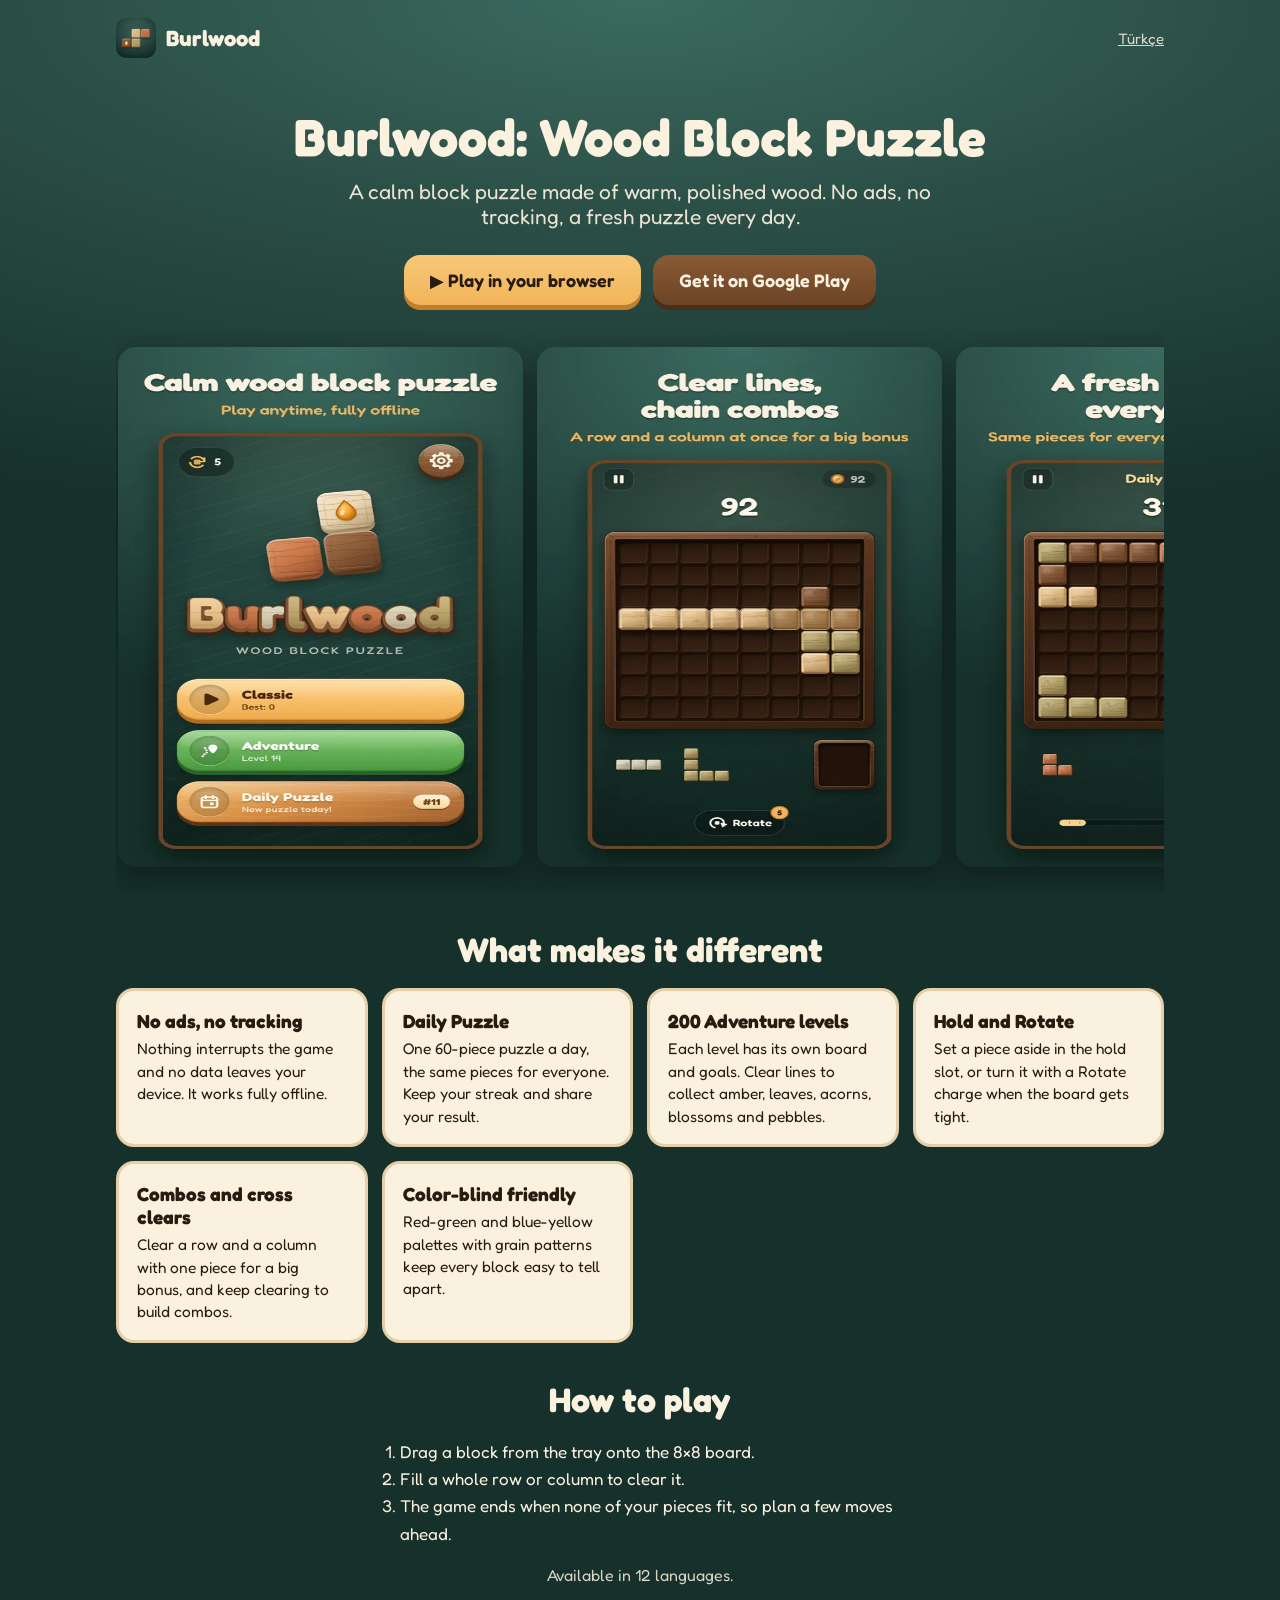
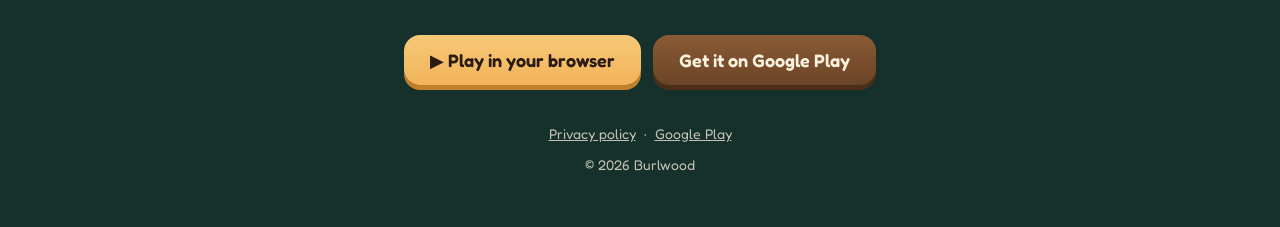
<file: index.html>
<!doctype html>
<html lang="en">
<head>
<meta charset="utf-8">
<meta name="viewport" content="width=device-width, initial-scale=1">
<title>Burlwood: Wood Block Puzzle — no ads, daily puzzle, 200 levels</title>
<meta name="description" content="A calm wood block puzzle with no ads and no tracking. Daily Puzzle, 200 Adventure levels, color-blind palettes. Play in your browser or get it on Google Play.">
<link rel="canonical" href="https://enciyo.github.io/burlwood/">
<link rel="alternate" hreflang="en" href="https://enciyo.github.io/burlwood/">
<link rel="alternate" hreflang="tr" href="https://enciyo.github.io/burlwood/tr/">
<link rel="alternate" hreflang="x-default" href="https://enciyo.github.io/burlwood/">
<meta name="theme-color" content="#2b4f47">
<meta property="og:type" content="website">
<meta property="og:title" content="Burlwood: Wood Block Puzzle">
<meta property="og:description" content="A calm wood block puzzle with no ads and no tracking. Daily Puzzle, 200 Adventure levels, color-blind palettes. Play in your browser or get it on Google Play.">
<meta property="og:url" content="https://enciyo.github.io/burlwood/">
<meta property="og:image" content="https://enciyo.github.io/burlwood/img/feature.png">
<meta name="twitter:card" content="summary_large_image">
<link rel="icon" type="image/png" href="./img/icon-192.png">
<link rel="apple-touch-icon" href="./img/icon-192.png">
<script type="application/ld+json">{"@context":"https://schema.org","@type":"MobileApplication","name":"Burlwood: Wood Block Puzzle","operatingSystem":"Android, Web","applicationCategory":"GameApplication","genre":"Puzzle","inLanguage":"en","description":"A calm wood block puzzle with no ads and no tracking. Daily Puzzle, 200 Adventure levels, color-blind palettes. Play in your browser or get it on Google Play.","url":"https://enciyo.github.io/burlwood/","image":"https://enciyo.github.io/burlwood/img/feature.png","installUrl":"https://play.google.com/store/apps/details?id=com.mustafakilic.burlwood","sameAs":["https://play.google.com/store/apps/details?id=com.mustafakilic.burlwood"],"offers":{"@type":"Offer","price":"0","priceCurrency":"USD"}}</script>
<style>
@font-face { font-family: Fredoka; src: url(./play/fonts/Fredoka.ttf); font-weight: 300 700; font-display: swap; }
:root { --bg1:#2b4f47; --bg2:#16302b; --cream:#fbf1df; --amber:#f2b45a; --amberD:#c27f2a; --wood:#6b4426; --text:#2a1b10; }
* { box-sizing: border-box; }
body { margin:0; font-family: Fredoka, system-ui, sans-serif; color: var(--cream);
  background: radial-gradient(120% 60% at 50% 0%, #3b6a5f 0%, var(--bg1) 40%, var(--bg2) 100%) fixed; background-color: var(--bg2); }
a { color: inherit; }
.wrap { max-width: 1080px; margin: 0 auto; padding: 0 16px; }
header { display:flex; align-items:center; justify-content:space-between; padding:18px 0; }
.brand { display:flex; align-items:center; gap:10px; font-weight:700; font-size:22px; text-decoration:none; }
.brand img { width:40px; height:40px; border-radius:10px; }
.lang { font-size:15px; opacity:.85; }
.hero { text-align:center; padding:32px 0 24px; }
h1 { font-size: clamp(30px, 6vw, 52px); line-height:1.1; margin:0 0 14px; }
.lead { font-size: clamp(17px, 2.4vw, 21px); max-width:640px; margin:0 auto 26px; opacity:.92; font-weight:400; }
.cta { display:flex; gap:12px; justify-content:center; flex-wrap:wrap; }
.btn { display:inline-flex; align-items:center; gap:8px; padding:14px 26px; border-radius:16px; font-weight:600; font-size:18px; text-decoration:none; }
.btn--amber { background: linear-gradient(#f7c878, var(--amber)); color: var(--text); box-shadow: 0 5px 0 var(--amberD); }
.btn--wood { background: linear-gradient(#8a5a35, var(--wood)); color: var(--cream); box-shadow: 0 5px 0 #4a2e19; }
.btn:active { transform: translateY(3px); box-shadow:none; }
.shots { display:flex; gap:14px; overflow-x:auto; scroll-snap-type:x mandatory; padding:18px 2px 26px; }
.shots img { height: min(62vh, 520px); aspect-ratio: 9/16; border-radius:18px; scroll-snap-align:center; flex:none; box-shadow: 0 10px 30px rgba(0,0,0,.35); }
h2 { font-size: clamp(24px, 4vw, 34px); text-align:center; margin:36px 0 18px; }
.feats { display:grid; grid-template-columns: repeat(auto-fit, minmax(240px, 1fr)); gap:14px; }
.feat { background: var(--cream); color: var(--text); border-radius:18px; padding:18px 18px 16px; border:3px solid #e4cfa8; }
.feat h3 { margin:0 0 6px; font-size:19px; }
.feat p { margin:0; font-size:15.5px; line-height:1.45; font-weight:400; }
ol { max-width:560px; margin:0 auto; font-size:17px; line-height:1.6; font-weight:400; }
.langs { text-align:center; margin-top:18px; opacity:.85; font-weight:400; }
.final { text-align:center; padding:34px 0 10px; }
footer { text-align:center; padding:30px 0 40px; font-size:14px; opacity:.75; font-weight:400; }
footer a { margin:0 8px; }
</style>
</head>
<body>
<div class="wrap">
<header>
  <a class="brand" href="./"><img src="./img/icon-192.png" alt="" width="40" height="40">Burlwood</a>
  <a class="lang" href="./tr/" hreflang="tr">Türkçe</a>
</header>
<section class="hero">
  <h1>Burlwood: Wood Block Puzzle</h1>
  <p class="lead">A calm block puzzle made of warm, polished wood. No ads, no tracking, a fresh puzzle every day.</p>
  <div class="cta">
    <a class="btn btn--amber" href="./play/">▶ Play in your browser</a>
    <a class="btn btn--wood" href="https://play.google.com/store/apps/details?id=com.mustafakilic.burlwood" rel="noopener">Get it on Google Play</a>
  </div>
</section>
<section class="shots" aria-label="Screenshots">
  <img src="./img/en/01-home.webp" alt="Burlwood screenshot 1" width="405" height="720" loading="eager">
  <img src="./img/en/02-classic.webp" alt="Burlwood screenshot 2" width="405" height="720" loading="eager">
  <img src="./img/en/03-daily.webp" alt="Burlwood screenshot 3" width="405" height="720" loading="eager">
  <img src="./img/en/04-adventure.webp" alt="Burlwood screenshot 4" width="405" height="720" loading="lazy">
  <img src="./img/en/05-color-vision.webp" alt="Burlwood screenshot 5" width="405" height="720" loading="lazy">
  <img src="./img/en/06-map.webp" alt="Burlwood screenshot 6" width="405" height="720" loading="lazy">
</section>
<h2>What makes it different</h2>
<section class="feats">
  <div class="feat"><h3>No ads, no tracking</h3><p>Nothing interrupts the game and no data leaves your device. It works fully offline.</p></div>
  <div class="feat"><h3>Daily Puzzle</h3><p>One 60-piece puzzle a day, the same pieces for everyone. Keep your streak and share your result.</p></div>
  <div class="feat"><h3>200 Adventure levels</h3><p>Each level has its own board and goals. Clear lines to collect amber, leaves, acorns, blossoms and pebbles.</p></div>
  <div class="feat"><h3>Hold and Rotate</h3><p>Set a piece aside in the hold slot, or turn it with a Rotate charge when the board gets tight.</p></div>
  <div class="feat"><h3>Combos and cross clears</h3><p>Clear a row and a column with one piece for a big bonus, and keep clearing to build combos.</p></div>
  <div class="feat"><h3>Color-blind friendly</h3><p>Red-green and blue-yellow palettes with grain patterns keep every block easy to tell apart.</p></div>
</section>
<h2>How to play</h2>
<ol>
  <li>Drag a block from the tray onto the 8×8 board.</li>
  <li>Fill a whole row or column to clear it.</li>
  <li>The game ends when none of your pieces fit, so plan a few moves ahead.</li>
</ol>
<p class="langs">Available in 12 languages.</p>
<section class="final cta">
  <a class="btn btn--amber" href="./play/">▶ Play in your browser</a>
  <a class="btn btn--wood" href="https://play.google.com/store/apps/details?id=com.mustafakilic.burlwood" rel="noopener">Get it on Google Play</a>
</section>
<footer>
  <a href="https://enciyo.github.io/burlwood-privacy/">Privacy policy</a>·<a href="https://play.google.com/store/apps/details?id=com.mustafakilic.burlwood" rel="noopener">Google Play</a>
  <p>© 2026 Burlwood</p>
</footer>
</div>
</body>
</html>
</file>
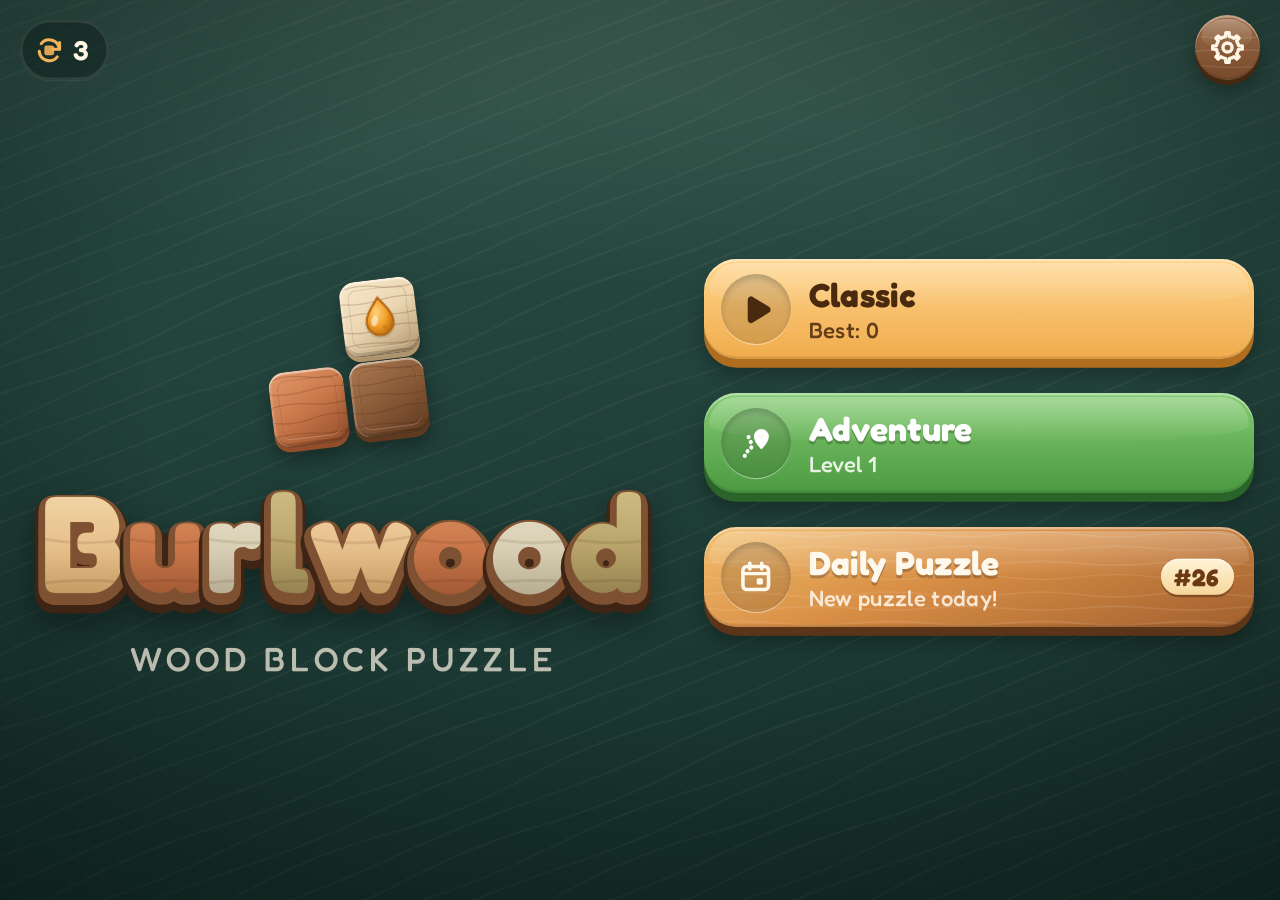
<file: play/index.html>
<!doctype html>
<html lang="en">
  <head>
    <meta charset="UTF-8" />
    <meta name="viewport" content="width=device-width, initial-scale=1, maximum-scale=1, user-scalable=no, viewport-fit=cover" />
    <meta name="theme-color" content="#2b4f47" />
    <meta name="color-scheme" content="light" />
    <meta name="format-detection" content="telephone=no" />
    <meta name="description" content="Burlwood — a calm wood block puzzle. Fill rows and columns, collect natural inlays across 200 levels." />
    <meta name="mobile-web-app-capable" content="yes" />
    <title>Burlwood</title>
    <link rel="icon" type="image/svg+xml" href="./favicon.svg" />
    <link rel="preload" href="./fonts/Fredoka.ttf" as="font" type="font/ttf" crossorigin />
    <style>
      /* Pre-boot paint: no white flash before the stylesheet/app are ready. */
      html, body { margin: 0; height: 100%; background: #16302b; }
      body { background: linear-gradient(180deg, #2b4f47, #16302b); }
    </style>
    <script type="module" crossorigin src="./assets/index-Da2eR3Hc.js"></script>
    <link rel="stylesheet" crossorigin href="./assets/index-CoKHhLVr.css">
  </head>
  <body>
    <div id="app">
      <canvas id="game" aria-label="Burlwood"></canvas>
      <div id="ui"></div>
    </div>
    <noscript><p style="color:#fff6e6;font-family:sans-serif;text-align:center;padding:2rem">Burlwood needs JavaScript.</p></noscript>
  </body>
</html>
</file>
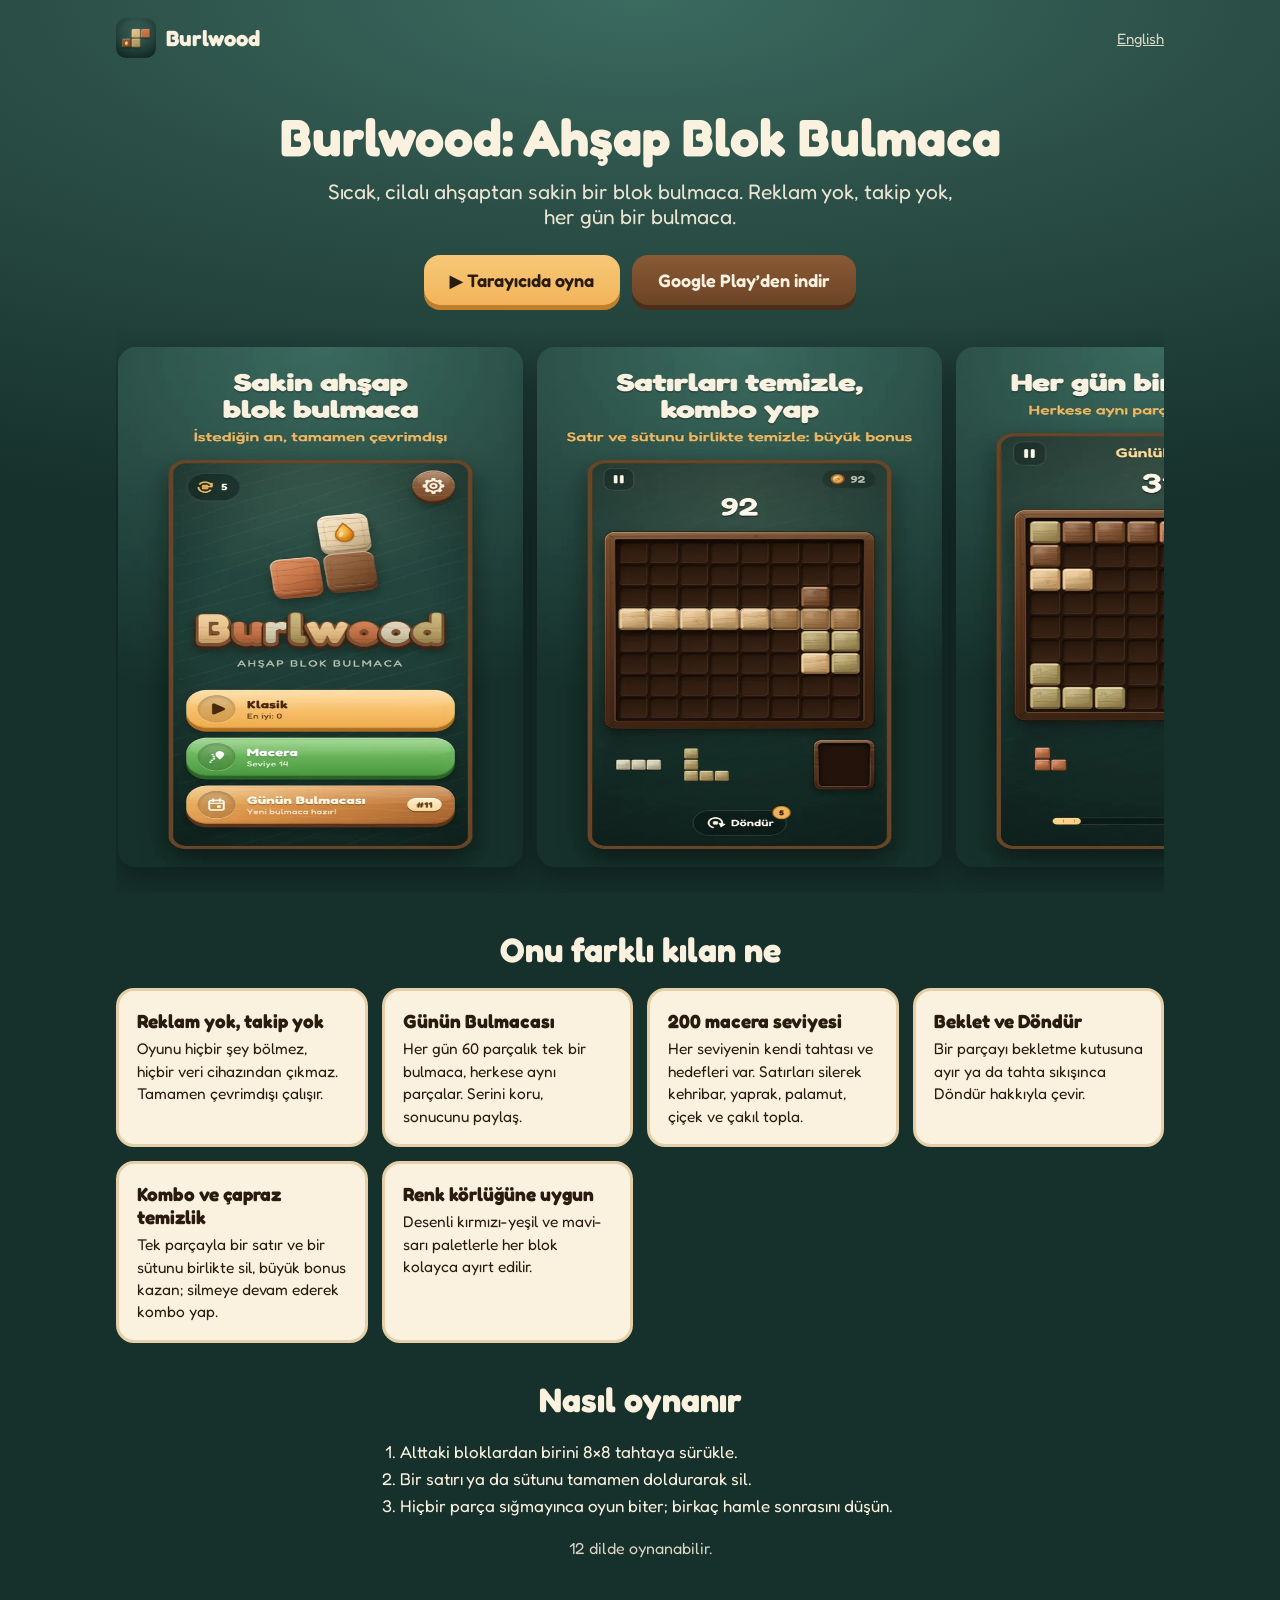
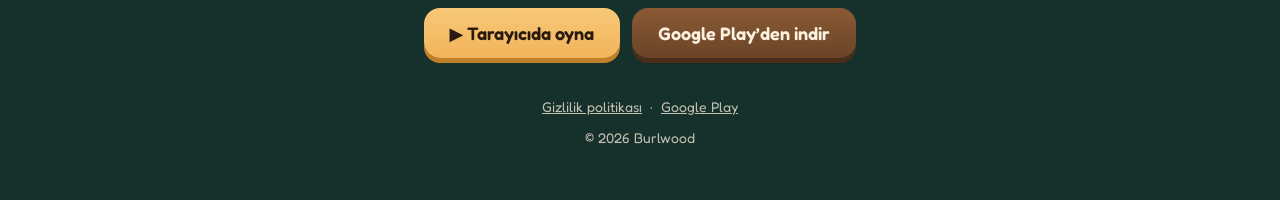
<file: tr/index.html>
<!doctype html>
<html lang="tr">
<head>
<meta charset="utf-8">
<meta name="viewport" content="width=device-width, initial-scale=1">
<title>Burlwood: Ahşap Blok Bulmaca — reklamsız, günlük bulmaca, 200 seviye</title>
<meta name="description" content="Reklamsız ve veri toplamayan sakin bir ahşap blok bulmaca. Günün Bulmacası, 200 macera seviyesi, renk körlüğü paletleri. Tarayıcıda oyna ya da Google Play’den indir.">
<link rel="canonical" href="https://enciyo.github.io/burlwood/tr/">
<link rel="alternate" hreflang="tr" href="https://enciyo.github.io/burlwood/tr/">
<link rel="alternate" hreflang="en" href="https://enciyo.github.io/burlwood/">
<link rel="alternate" hreflang="x-default" href="https://enciyo.github.io/burlwood/">
<meta name="theme-color" content="#2b4f47">
<meta property="og:type" content="website">
<meta property="og:title" content="Burlwood: Ahşap Blok Bulmaca">
<meta property="og:description" content="Reklamsız ve veri toplamayan sakin bir ahşap blok bulmaca. Günün Bulmacası, 200 macera seviyesi, renk körlüğü paletleri. Tarayıcıda oyna ya da Google Play’den indir.">
<meta property="og:url" content="https://enciyo.github.io/burlwood/tr/">
<meta property="og:image" content="https://enciyo.github.io/burlwood/img/feature.png">
<meta name="twitter:card" content="summary_large_image">
<link rel="icon" type="image/png" href="../img/icon-192.png">
<link rel="apple-touch-icon" href="../img/icon-192.png">
<script type="application/ld+json">{"@context":"https://schema.org","@type":"MobileApplication","name":"Burlwood: Ahşap Blok Bulmaca","operatingSystem":"Android, Web","applicationCategory":"GameApplication","genre":"Puzzle","inLanguage":"tr","description":"Reklamsız ve veri toplamayan sakin bir ahşap blok bulmaca. Günün Bulmacası, 200 macera seviyesi, renk körlüğü paletleri. Tarayıcıda oyna ya da Google Play’den indir.","url":"https://enciyo.github.io/burlwood/tr/","image":"https://enciyo.github.io/burlwood/img/feature.png","installUrl":"https://play.google.com/store/apps/details?id=com.mustafakilic.burlwood","sameAs":["https://play.google.com/store/apps/details?id=com.mustafakilic.burlwood"],"offers":{"@type":"Offer","price":"0","priceCurrency":"USD"}}</script>
<style>
@font-face { font-family: Fredoka; src: url(../play/fonts/Fredoka.ttf); font-weight: 300 700; font-display: swap; }
:root { --bg1:#2b4f47; --bg2:#16302b; --cream:#fbf1df; --amber:#f2b45a; --amberD:#c27f2a; --wood:#6b4426; --text:#2a1b10; }
* { box-sizing: border-box; }
body { margin:0; font-family: Fredoka, system-ui, sans-serif; color: var(--cream);
  background: radial-gradient(120% 60% at 50% 0%, #3b6a5f 0%, var(--bg1) 40%, var(--bg2) 100%) fixed; background-color: var(--bg2); }
a { color: inherit; }
.wrap { max-width: 1080px; margin: 0 auto; padding: 0 16px; }
header { display:flex; align-items:center; justify-content:space-between; padding:18px 0; }
.brand { display:flex; align-items:center; gap:10px; font-weight:700; font-size:22px; text-decoration:none; }
.brand img { width:40px; height:40px; border-radius:10px; }
.lang { font-size:15px; opacity:.85; }
.hero { text-align:center; padding:32px 0 24px; }
h1 { font-size: clamp(30px, 6vw, 52px); line-height:1.1; margin:0 0 14px; }
.lead { font-size: clamp(17px, 2.4vw, 21px); max-width:640px; margin:0 auto 26px; opacity:.92; font-weight:400; }
.cta { display:flex; gap:12px; justify-content:center; flex-wrap:wrap; }
.btn { display:inline-flex; align-items:center; gap:8px; padding:14px 26px; border-radius:16px; font-weight:600; font-size:18px; text-decoration:none; }
.btn--amber { background: linear-gradient(#f7c878, var(--amber)); color: var(--text); box-shadow: 0 5px 0 var(--amberD); }
.btn--wood { background: linear-gradient(#8a5a35, var(--wood)); color: var(--cream); box-shadow: 0 5px 0 #4a2e19; }
.btn:active { transform: translateY(3px); box-shadow:none; }
.shots { display:flex; gap:14px; overflow-x:auto; scroll-snap-type:x mandatory; padding:18px 2px 26px; }
.shots img { height: min(62vh, 520px); aspect-ratio: 9/16; border-radius:18px; scroll-snap-align:center; flex:none; box-shadow: 0 10px 30px rgba(0,0,0,.35); }
h2 { font-size: clamp(24px, 4vw, 34px); text-align:center; margin:36px 0 18px; }
.feats { display:grid; grid-template-columns: repeat(auto-fit, minmax(240px, 1fr)); gap:14px; }
.feat { background: var(--cream); color: var(--text); border-radius:18px; padding:18px 18px 16px; border:3px solid #e4cfa8; }
.feat h3 { margin:0 0 6px; font-size:19px; }
.feat p { margin:0; font-size:15.5px; line-height:1.45; font-weight:400; }
ol { max-width:560px; margin:0 auto; font-size:17px; line-height:1.6; font-weight:400; }
.langs { text-align:center; margin-top:18px; opacity:.85; font-weight:400; }
.final { text-align:center; padding:34px 0 10px; }
footer { text-align:center; padding:30px 0 40px; font-size:14px; opacity:.75; font-weight:400; }
footer a { margin:0 8px; }
</style>
</head>
<body>
<div class="wrap">
<header>
  <a class="brand" href="../tr/"><img src="../img/icon-192.png" alt="" width="40" height="40">Burlwood</a>
  <a class="lang" href="../" hreflang="en">English</a>
</header>
<section class="hero">
  <h1>Burlwood: Ahşap Blok Bulmaca</h1>
  <p class="lead">Sıcak, cilalı ahşaptan sakin bir blok bulmaca. Reklam yok, takip yok, her gün bir bulmaca.</p>
  <div class="cta">
    <a class="btn btn--amber" href="../play/">▶ Tarayıcıda oyna</a>
    <a class="btn btn--wood" href="https://play.google.com/store/apps/details?id=com.mustafakilic.burlwood" rel="noopener">Google Play’den indir</a>
  </div>
</section>
<section class="shots" aria-label="Screenshots">
  <img src="../img/tr/01-home.webp" alt="Burlwood ekran görüntüsü 1" width="405" height="720" loading="eager">
  <img src="../img/tr/02-classic.webp" alt="Burlwood ekran görüntüsü 2" width="405" height="720" loading="eager">
  <img src="../img/tr/03-daily.webp" alt="Burlwood ekran görüntüsü 3" width="405" height="720" loading="eager">
  <img src="../img/tr/04-adventure.webp" alt="Burlwood ekran görüntüsü 4" width="405" height="720" loading="lazy">
  <img src="../img/tr/05-color-vision.webp" alt="Burlwood ekran görüntüsü 5" width="405" height="720" loading="lazy">
  <img src="../img/tr/06-map.webp" alt="Burlwood ekran görüntüsü 6" width="405" height="720" loading="lazy">
</section>
<h2>Onu farklı kılan ne</h2>
<section class="feats">
  <div class="feat"><h3>Reklam yok, takip yok</h3><p>Oyunu hiçbir şey bölmez, hiçbir veri cihazından çıkmaz. Tamamen çevrimdışı çalışır.</p></div>
  <div class="feat"><h3>Günün Bulmacası</h3><p>Her gün 60 parçalık tek bir bulmaca, herkese aynı parçalar. Serini koru, sonucunu paylaş.</p></div>
  <div class="feat"><h3>200 macera seviyesi</h3><p>Her seviyenin kendi tahtası ve hedefleri var. Satırları silerek kehribar, yaprak, palamut, çiçek ve çakıl topla.</p></div>
  <div class="feat"><h3>Beklet ve Döndür</h3><p>Bir parçayı bekletme kutusuna ayır ya da tahta sıkışınca Döndür hakkıyla çevir.</p></div>
  <div class="feat"><h3>Kombo ve çapraz temizlik</h3><p>Tek parçayla bir satır ve bir sütunu birlikte sil, büyük bonus kazan; silmeye devam ederek kombo yap.</p></div>
  <div class="feat"><h3>Renk körlüğüne uygun</h3><p>Desenli kırmızı-yeşil ve mavi-sarı paletlerle her blok kolayca ayırt edilir.</p></div>
</section>
<h2>Nasıl oynanır</h2>
<ol>
  <li>Alttaki bloklardan birini 8×8 tahtaya sürükle.</li>
  <li>Bir satırı ya da sütunu tamamen doldurarak sil.</li>
  <li>Hiçbir parça sığmayınca oyun biter; birkaç hamle sonrasını düşün.</li>
</ol>
<p class="langs">12 dilde oynanabilir.</p>
<section class="final cta">
  <a class="btn btn--amber" href="../play/">▶ Tarayıcıda oyna</a>
  <a class="btn btn--wood" href="https://play.google.com/store/apps/details?id=com.mustafakilic.burlwood" rel="noopener">Google Play’den indir</a>
</section>
<footer>
  <a href="https://enciyo.github.io/burlwood-privacy/">Gizlilik politikası</a>·<a href="https://play.google.com/store/apps/details?id=com.mustafakilic.burlwood" rel="noopener">Google Play</a>
  <p>© 2026 Burlwood</p>
</footer>
</div>
</body>
</html>
</file>
<file: play/assets/index-CoKHhLVr.css>
:root{--font: "Fredoka", "Nunito", system-ui, -apple-system, "Segoe UI", Roboto, sans-serif;--bg-top: #2b4f47;--bg-bottom: #16302b;--bg-vignette: rgba(5, 15, 13, .55);--bg-pattern: rgba(255, 255, 255, .035);--frame-dark: #3d2414;--frame-base: #5b3720;--frame-light: #7d5132;--well: #24140b;--text: #fff6e6;--text-dim: rgba(255, 246, 230, .7);--text-dark: #3b2414;--accent: #f2b45a;--accent-dark: #c27f2a;--green: #6cc070;--red: #e0645a;--panel: #f4e6cc;--panel-edge: #c9a77a;--shadow: rgba(0, 0, 0, .35);--wood-0: #e6c08a;--wood-0-light: #f6dcb0;--wood-0-dark: #b88c55;--wood-1: #c9774a;--wood-1-light: #e39a6c;--wood-1-dark: #924d2a;--wood-2: #8a5a38;--wood-2-light: #ab7a52;--wood-2-dark: #5f3a20;--wood-3: #d8cfb4;--wood-3-light: #efe8d2;--wood-3-dark: #a89f84;--wood-4: #b8a46a;--wood-4-light: #d6c48a;--wood-4-dark: #857345;--inlay: #ebd6b2;--inlay-light: #f9e8cc;--inlay-dark: #b0966d;--sat: env(safe-area-inset-top, 0px);--sar: env(safe-area-inset-right, 0px);--sab: env(safe-area-inset-bottom, 0px);--sal: env(safe-area-inset-left, 0px);--ease-spring: cubic-bezier(.2, 1.4, .35, 1);--ease-out: cubic-bezier(.2, .8, .2, 1);--grain: url("data:image/svg+xml,%3Csvg xmlns='http://www.w3.org/2000/svg' width='64' height='64'%3E%3Cg fill='none' stroke='%23461f08' stroke-opacity='.2' stroke-width='1.1'%3E%3Cpath d='M0 6q16-4 32 0t32 0'/%3E%3Cpath d='M0 17q16 3 32 0t32 0'/%3E%3Cpath d='M0 28q16-3 32 0t32 0'/%3E%3Cpath d='M0 40q16 4 32 0t32 0'/%3E%3Cpath d='M0 52q16-2 32 0t32 0'/%3E%3Cpath d='M0 60q16 2 32 0t32 0'/%3E%3C/g%3E%3C/svg%3E");--grain-fine: url("data:image/svg+xml,%3Csvg xmlns='http://www.w3.org/2000/svg' width='64' height='64'%3E%3Cg fill='none' stroke='%23461f08' stroke-opacity='.11' stroke-width='1'%3E%3Cpath d='M0 9q16-3 32 0t32 0'/%3E%3Cpath d='M0 25q16 3 32 0t32 0'/%3E%3Cpath d='M0 41q16-2 32 0t32 0'/%3E%3Cpath d='M0 56q16 3 32 0t32 0'/%3E%3C/g%3E%3C/svg%3E");--grain-light: url("data:image/svg+xml,%3Csvg xmlns='http://www.w3.org/2000/svg' width='120' height='48'%3E%3Cg fill='none' stroke='%23fff' stroke-opacity='.09' stroke-width='1.2'%3E%3Cpath d='M0 6q30-4 60 0t60 0'/%3E%3Cpath d='M0 17q30 3 60 0t60 0'/%3E%3Cpath d='M0 29q30-3 60 0t60 0'/%3E%3Cpath d='M0 40q30 4 60 0t60 0'/%3E%3C/g%3E%3C/svg%3E");--bg-grain: url("data:image/svg+xml,%3Csvg xmlns='http://www.w3.org/2000/svg' width='240' height='96'%3E%3Cg fill='none' stroke='%23fff' stroke-opacity='.045' stroke-width='1.4'%3E%3Cpath d='M0 9q60-6 120 0t120 0'/%3E%3Cpath d='M0 28q60 5 120 0t120 0'/%3E%3Cpath d='M0 46q60-4 120 0t120 0'/%3E%3Cpath d='M0 65q60 7 120 0t120 0'/%3E%3Cpath d='M0 84q60-3 120 0t120 0'/%3E%3C/g%3E%3C/svg%3E");--paper: url("data:image/svg+xml,%3Csvg xmlns='http://www.w3.org/2000/svg' width='180' height='180'%3E%3Cfilter id='n'%3E%3CfeTurbulence type='fractalNoise' baseFrequency='.85' numOctaves='2' stitchTiles='stitch'/%3E%3CfeColorMatrix values='0 0 0 0 .42 0 0 0 0 .28 0 0 0 0 .12 0 0 0 .09 0'/%3E%3C/filter%3E%3Crect width='100%25' height='100%25' filter='url(%23n)'/%3E%3C/svg%3E")}*,*:before,*:after{box-sizing:border-box;-webkit-tap-highlight-color:transparent}html{height:100%;font-size:clamp(14px,calc(9.5px + 1.15vmin),20px);background:var(--bg-bottom);-webkit-text-size-adjust:100%;text-size-adjust:100%}html,body{margin:0;overflow:hidden;overscroll-behavior:none}body{position:fixed;inset:0;font-family:var(--font);font-weight:500;color:var(--text);background:linear-gradient(180deg,var(--bg-top),var(--bg-bottom));-webkit-user-select:none;user-select:none;-webkit-touch-callout:none;touch-action:manipulation;-webkit-font-smoothing:antialiased;-moz-osx-font-smoothing:grayscale;text-rendering:optimizeLegibility}#app{position:fixed;inset:0;overflow:hidden}#game{position:absolute;inset:0;width:100%;height:100%;display:block;touch-action:none}#ui{position:absolute;inset:0;z-index:2;pointer-events:none}button{font:inherit;color:inherit;cursor:pointer;touch-action:manipulation}:focus{outline:none}:focus-visible{outline:3px solid var(--text);outline-offset:3px}.panel :focus-visible{outline-color:var(--accent-dark)}.ico{display:block;width:100%;height:100%}.ico-wrap{display:inline-grid;place-items:center;flex:none;width:1.4em;height:1.4em}.ico-wrap>svg{width:100%;height:100%}.item-ico{display:block;width:100%;height:100%}.screens{position:absolute;inset:0}.screen{position:absolute;inset:0;opacity:0;visibility:hidden;pointer-events:none;transform:scale(1.025);transition:opacity .26s ease,transform .32s var(--ease-out),visibility 0s linear .32s}.screen.is-active{opacity:1;visibility:visible;pointer-events:auto;transform:none;transition-delay:0s}.screen.is-leaving{transform:scale(.985)}.screen.no-anim{transition:none}.screen--game,.screen--game.is-active{pointer-events:none;transform:none}.menu-bg{overflow:hidden;background:radial-gradient(120% 60% at 50% -5%,rgba(255,236,190,.1),transparent 62%),linear-gradient(180deg,var(--bg-top),var(--bg-bottom))}.menu-bg:before{content:"";position:absolute;inset:-50%;background-image:var(--bg-grain);background-size:300px 120px;transform:rotate(-22deg);pointer-events:none}.menu-bg:after{content:"";position:absolute;inset:0;background:radial-gradient(ellipse 85% 75% at 50% 45%,transparent 45%,var(--bg-vignette) 100%);pointer-events:none}.menu-bg>*{position:relative;z-index:1}.topbar{display:flex;align-items:center;gap:12px;min-height:52px}.topbar__spacer{flex:1}.chip{display:inline-flex;align-items:center;gap:6px;height:40px;border:0;font-family:inherit;transition:transform 90ms ease;padding:0 14px 0 8px;border-radius:999px;background:#0816136b;box-shadow:inset 0 0 0 2px #fff6e61a,0 1px #ffffff0f;color:var(--text);font-weight:600;font-size:1.1rem;line-height:1;flex:none}button.chip:active{transform:scale(.95)}button.chip{height:48px;padding:0 16px 0 10px}.chip__ico{width:26px;height:26px;color:var(--accent)}.chip__num{font-variant-numeric:tabular-nums;min-width:1ch}.btn{--b-top: #9a6a44;--b-bot: #774a2b;--b-edge: #46270f;--b-fg: var(--text);--b-depth: 5px;position:relative;display:inline-flex;align-items:center;justify-content:center;gap:.55em;min-height:52px;min-width:48px;padding:.55em 1.2em;border:0;border-radius:18px;color:var(--b-fg);font-weight:600;font-size:1.15rem;line-height:1.15;letter-spacing:.01em;background:linear-gradient(180deg,var(--b-top),var(--b-bot));box-shadow:0 var(--b-depth) 0 var(--b-edge),0 calc(var(--b-depth) + 5px) 14px #00000047,inset 0 2px #ffffff61,inset 0 -2px #0000001a;transform:translateY(0);transition:transform 90ms ease,box-shadow 90ms ease,filter .12s ease;margin-bottom:var(--b-depth);text-align:center;overflow-wrap:break-word;hyphens:auto;-webkit-user-select:none;user-select:none}.btn:before{content:"";position:absolute;left:4px;right:4px;top:3px;height:46%;border-radius:14px 14px 40% 40%/14px 14px 12px 12px;background:linear-gradient(180deg,#ffffff47,#fff0);pointer-events:none}.btn>*{position:relative}.btn.is-pressed,.btn:active{transform:translateY(calc(var(--b-depth) - 1px));box-shadow:0 1px 0 var(--b-edge),0 3px 6px #0000003d,inset 0 2px #ffffff4d,inset 0 -1px #0000001a}@media(hover:hover){.btn:hover{filter:brightness(1.06)}}.btn__ico{width:1.35em;height:1.35em}.btn__text{display:flex;flex-direction:column;align-items:center;min-width:0}.btn__label{font-weight:700}.btn__sub{font-size:.7em;font-weight:500;opacity:.86;margin-top:2px}.btn--primary{--b-top: #ffd58c;--b-bot: #f0ab4c;--b-edge: #b06d1d;--b-fg: #4a2a0e}.btn--leaf{--b-top: #85cc72;--b-bot: #4a9940;--b-edge: #2a6428;--b-fg: #fff}.btn--daily{--b-top: #f3bf6e;--b-bot: #a2602f;--b-edge: #5c3417;--b-fg: #fff8ec;background:var(--grain-light) 0 0 / 120px 48px,linear-gradient(160deg,var(--b-top) 0%,#d88e45 45%,var(--b-bot) 100%)}.btn--leaf .btn__label,.btn--daily .btn__label,.btn--wood .btn__label,.btn--danger .btn__label{text-shadow:0 2px 0 rgba(0,0,0,.22)}.btn--wood{background:var(--grain-light) 0 0 / 120px 48px,linear-gradient(180deg,var(--b-top),var(--b-bot))}.btn--paper{--b-top: #fffaf0;--b-bot: #efdfbf;--b-edge: #b8925f;--b-fg: var(--text-dark)}.btn--danger{--b-top: #f39385;--b-bot: #d6564b;--b-edge: #962f27;--b-fg: #fff}.btn--ghost{--b-depth: 0px;min-height:48px;background:#e0645a14;color:#b2443a;box-shadow:inset 0 0 0 2px #d6564b73;font-weight:600}.btn--ghost:before{display:none}.btn--ghost.is-pressed,.btn--ghost:active{transform:scale(.97);box-shadow:inset 0 0 0 2px #d6564bb3;background:#e0645a29}.btn--sm{font-size:1rem;min-height:48px;padding:.45em 1em}.btn--lg{font-size:1.3rem;min-height:60px;border-radius:20px;--b-depth: 6px}.btn--xl{--b-depth: 7px;width:100%;min-height:82px;padding:12px 22px 12px 14px;border-radius:26px;justify-content:flex-start;gap:14px;font-size:1.5rem}.btn--xl:before{border-radius:22px 22px 40% 40%/22px 22px 14px 14px}.btn--xl .btn__ico{width:56px;height:56px;padding:13px;border-radius:50%;background:#0000001f;box-shadow:inset 0 3px 5px #0000002e,0 1px #fff6}.btn--xl .btn__text{align-items:flex-start;text-align:left}.btn--xl .btn__sub{font-size:.66em}.btn--round{width:52px;height:52px;min-height:52px;padding:0;border-radius:50%;--b-depth: 4px}.btn--round:before{border-radius:50% 50% 40% 40%;left:6px;right:6px}.btn--round .btn__ico{width:28px;height:28px}.btn.is-busy{pointer-events:none}.has-save .btn__sub:before{content:"";display:inline-block;width:.55em;height:.55em;margin-right:.35em;border-radius:50%;background:#4a9940;box-shadow:0 0 0 2px #ffffff8c;vertical-align:.05em;animation:dot-pulse 1.6s ease-in-out infinite}.home{position:absolute;inset:0;display:flex;flex-direction:column;padding:calc(var(--sat) + 12px) calc(var(--sar) + 16px) calc(var(--sab) + 18px) calc(var(--sal) + 16px)}.home__hero{flex:1 1 auto;min-height:0;display:flex;flex-direction:column;align-items:center;justify-content:center;gap:.4rem;padding-bottom:2vh}.home__tagline{margin:.6rem 0 0;color:var(--text-dim);font-size:clamp(1rem,4.2vw,1.35rem);font-weight:500;letter-spacing:.14em;text-transform:uppercase;text-align:center}.home__menu{flex:0 0 auto;display:flex;flex-direction:column;gap:14px;width:min(100%,440px);margin:0 auto;padding-bottom:max(2vh,8px)}.wordmark{--wm: min(19vw, 11.5vh, 124px);margin:0;display:flex;justify-content:center;flex-wrap:nowrap;font-size:var(--wm);font-weight:700;line-height:1.05;letter-spacing:.01em;white-space:nowrap;filter:drop-shadow(0 .08em .1em rgba(0,0,0,.35))}.wm-ch{position:relative;display:inline-block}.wm-back,.wm-mid{position:absolute;inset:0;-webkit-text-stroke-linejoin:round;paint-order:stroke fill}.wm-back{color:var(--frame-dark);-webkit-text-stroke:.15em var(--frame-dark);transform:translateY(.075em)}.wm-mid{color:var(--frame-light);-webkit-text-stroke:.1em var(--frame-light);transform:translateY(.035em)}.wm-face{position:relative;display:inline-block;color:transparent;background:var(--grain-fine) 0 0 / 1.3em 1.3em,linear-gradient(180deg,var(--l) 0%,var(--b) 55%,var(--d) 100%);-webkit-background-clip:text;background-clip:text}.wood-0{--l: var(--wood-0-light);--b: var(--wood-0);--d: var(--wood-0-dark)}.wood-1{--l: var(--wood-1-light);--b: var(--wood-1);--d: var(--wood-1-dark)}.wood-2{--l: var(--wood-2-light);--b: var(--wood-2);--d: var(--wood-2-dark)}.wood-3{--l: var(--wood-3-light);--b: var(--wood-3);--d: var(--wood-3-dark)}.wood-4{--l: var(--wood-4-light);--b: var(--wood-4);--d: var(--wood-4-dark)}.intro .wm-ch{animation:wm-drop .7s var(--ease-spring) both;animation-delay:calc(.12s + var(--i) * 55ms)}.cluster{--bs: min(20vw, 9.6vh, 92px);--gap: calc(var(--bs) * .08);position:relative;width:calc(var(--bs) * 2 + var(--gap));height:calc(var(--bs) * 2 + var(--gap));margin-bottom:calc(var(--bs) * .25);transform:rotate(-7deg)}.block{position:absolute;width:var(--bs);height:var(--bs);border-radius:21%;background:var(--grain) 0 0 / calc(var(--bs) * 1.05) calc(var(--bs) * 1.05),linear-gradient(150deg,var(--l) 0%,var(--b) 50%,var(--d) 100%);box-shadow:inset 0 2px #ffffff73,inset 2px 0 #ffffff26,inset 0 -3px #00000029,0 calc(var(--bs) * .07) 0 var(--d),0 calc(var(--bs) * .16) calc(var(--bs) * .22) #00000059;animation:bob 3.8s ease-in-out infinite}.block:after{content:"";position:absolute;inset:11%;border-radius:16%;box-shadow:inset 0 0 0 1px #3c1e0a1f,0 1px #ffffff2e;pointer-events:none}.block--wood-1{--l: var(--wood-1-light);--b: var(--wood-1);--d: var(--wood-1-dark)}.block--wood-2{--l: var(--wood-2-light);--b: var(--wood-2);--d: var(--wood-2-dark)}.block--inlay{--l: var(--inlay-light);--b: var(--inlay);--d: var(--inlay-dark);display:grid;place-items:center}.block--inlay>svg{width:66%;height:66%;filter:drop-shadow(0 1px 1px rgba(0,0,0,.25))}.cluster__b1{left:0;top:calc(var(--bs) + var(--gap));animation-delay:-.4s}.cluster__b2{left:calc(var(--bs) + var(--gap));top:0;animation-delay:-1.6s}.cluster__b3{left:calc(var(--bs) + var(--gap));top:calc(var(--bs) + var(--gap));animation-delay:-2.7s}.intro .cluster{animation:cluster-in .75s var(--ease-spring) both}.intro .home__tagline{animation:fade-up .6s ease .6s both}.intro .home__menu>*{animation:fade-up .5s var(--ease-out) both}.intro .home__menu>:nth-child(1){animation-delay:.32s}.intro .home__menu>:nth-child(2){animation-delay:.42s}.intro .home__menu>:nth-child(3){animation-delay:.52s}.home__btn--daily{position:relative}.home__btn--daily .btn__sub{font-variant-numeric:tabular-nums}.daily-streak{white-space:nowrap}.daily-tag{position:absolute;right:16px;top:50%;transform:translateY(-50%);padding:4px 11px 3px;border-radius:999px;font-size:.72em;font-weight:700;letter-spacing:.02em;color:#6b3a14;background:linear-gradient(180deg,#fff3d6,#f6d79c);box-shadow:0 2px #5c34178c,inset 0 1px #fffc}.home__btn--daily:has(.daily-tag) .btn__text{padding-right:64px}.home__btn--daily.is-done .btn__ico{color:#fff;background:radial-gradient(circle at 38% 32%,#9fdc7f,#4a9940 72%);box-shadow:inset 0 -2px #0000002e,0 0 0 3px #fff6e68c}@media(max-width:359px){.daily-tag{top:8px;right:12px;transform:none;padding:3px 8px 2px;font-size:.58em}.home__btn--daily:has(.daily-tag) .btn__text{padding-right:0}.home__btn--daily:has(.daily-tag) .btn__label{padding-right:40px}}@media(orientation:landscape)and (min-aspect-ratio:5/4){.home{display:grid;grid-template-columns:1.15fr 1fr;grid-template-rows:auto 1fr;column-gap:24px}.home .topbar{grid-column:1 / -1}.home__hero{grid-column:1;padding-bottom:0}.home__menu{grid-column:2;align-self:center;padding-bottom:0}.wordmark{--wm: min(8.6vw, 17vh, 110px)}.cluster{--bs: min(7vw, 13vh, 60px)}.btn--xl{min-height:72px;font-size:1.35rem}}@media(max-height:640px){.home__menu{gap:10px}.btn--xl{--b-depth: 6px;min-height:64px;padding-block:8px;font-size:1.3rem}.btn--xl .btn__ico{width:46px;height:46px;padding:10px}}@media(orientation:landscape)and (max-height:440px){.home__menu{gap:8px}.btn--xl{min-height:58px;font-size:1.2rem}.btn--xl .btn__ico{width:42px;height:42px;padding:9px}}@media(min-width:700px)and (min-height:700px){.home__menu{gap:20px;padding-bottom:6vh}}@media(orientation:portrait)and (min-aspect-ratio:9/20)and (max-aspect-ratio:1/1.9){.home__menu{padding-bottom:4.5vh}.home__hero{padding-bottom:4vh}}.map{display:block}.topbar--map{position:absolute;z-index:3;top:0;left:0;right:0;padding:calc(var(--sat) + 10px) calc(var(--sar) + 14px) 26px calc(var(--sal) + 14px);background:linear-gradient(180deg,#18322cfa,#18322cf5 68%,#18322c00)}.map__title{flex:1;min-width:0;display:flex;flex-direction:column;align-items:center;gap:4px}.map__heading{margin:0;font-size:1.45rem;font-weight:700;line-height:1.1;text-align:center;text-shadow:0 2px 0 rgba(0,0,0,.3);overflow-wrap:break-word}.map__progress{display:flex;align-items:center;gap:8px;font-size:.9rem;color:var(--text-dim)}.map__bar{position:relative;width:min(30vw,140px);height:8px;border-radius:999px;background:#0000004d;box-shadow:inset 0 1px 2px #00000059;overflow:hidden}.map__fill{position:absolute;inset:0 auto 0 0;border-radius:999px;background:linear-gradient(90deg,var(--accent-dark),var(--accent));min-width:8px}.map__count{font-variant-numeric:tabular-nums}.map__scroll{position:absolute!important;inset:0;overflow-x:hidden;overflow-y:auto;overscroll-behavior:contain;-webkit-overflow-scrolling:touch;touch-action:pan-y;scrollbar-width:none}.map__scroll::-webkit-scrollbar{display:none}.map__canvas{position:relative;width:100%;margin-top:var(--sat);margin-bottom:var(--sab)}.map__svgwrap{position:absolute;inset:0;pointer-events:none}.map__svg{display:block;overflow:visible}.trail{fill:none;stroke-linecap:round;stroke-linejoin:round}.trail--groove{stroke:#06120f6b;stroke-width:26}.trail--dash{stroke:#fff6e629;stroke-width:8;stroke-dasharray:9 15}.trail--done{stroke:var(--accent);stroke-width:8;stroke-dasharray:9 15;filter:drop-shadow(0 0 4px rgba(242,180,90,.45))}.map__decor{position:absolute;transform:translate(-50%,-100%);pointer-events:none;opacity:.92}.map__decor svg{display:block}.map__finish{position:absolute;transform:translate(-50%,-100%);pointer-events:none;filter:drop-shadow(0 4px 3px rgba(0,0,0,.3))}.map__finish svg{display:block}.map__finish.is-reached{animation:marker-bob 2.4s ease-in-out infinite}.node{--size: calc(58px * var(--ns, 1));position:absolute;width:var(--size);height:var(--size);margin:calc(var(--size) / -2) 0 0 calc(var(--size) / -2);padding:0;border:0;border-radius:50%;background:none;transition:transform .12s ease}.node.is-pressed,.node:active{transform:scale(.93)}.node__disc{position:absolute;inset:0;display:grid;place-items:center;border-radius:50%;background:repeating-radial-gradient(circle at 44% 40%,#fff0 0 3.5px,#7842162b 3.5px 4.6px),radial-gradient(circle at 40% 34%,var(--wood-0-light),var(--wood-0) 58%,var(--wood-0-dark));box-shadow:0 0 0 4px var(--wood-2),0 0 0 6.5px #4f2f18,0 6px 0 4px #2f1a0c,0 10px 18px 4px #00000059,inset 0 -3px 6px #5a320f40}.node__num{font-weight:700;font-size:calc(1.3rem * var(--ns, 1));line-height:1;color:#5b3720;text-shadow:0 1px 0 rgba(255,255,255,.55);font-variant-numeric:tabular-nums}.node__check{position:absolute;right:-7px;bottom:-5px;width:24px;height:24px;padding:4px;border-radius:50%;color:#fff;background:#4a9940;box-shadow:0 0 0 2.5px #fff6e6,0 2px 4px #00000059}.node--done .node__disc{background:repeating-radial-gradient(circle at 44% 40%,#fff0 0 3.5px,#78421626 3.5px 4.6px),radial-gradient(circle at 40% 34%,#f3d7a6,#dcb27a 58%,#b88c55)}.node--current{--size: calc(72px * var(--ns, 1));z-index:2}.node--current .node__disc{background:repeating-radial-gradient(circle at 44% 40%,#fff0 0 4px,#96500a29 4px 5.2px),radial-gradient(circle at 40% 34%,#ffe2a3,#f2b45a 60%,#c27f2a);box-shadow:0 0 0 4px var(--wood-2),0 0 0 7px #4f2f18,0 7px 0 5px #2f1a0c,0 0 28px 10px #ffc46459,inset 0 -3px 6px #783c0040;animation:node-pulse 1.8s ease-in-out infinite}.node--current .node__num{font-size:calc(1.6rem * var(--ns, 1));color:#4a2a0e}.node--current:after{content:"";position:absolute;inset:-10px;border-radius:50%;border:3px solid rgba(255,214,140,.7);animation:ring 1.8s ease-out infinite;pointer-events:none}.node__marker{position:absolute;left:50%;bottom:calc(100% - 8px);z-index:2;width:28px;height:28px;margin-left:-14px;filter:drop-shadow(0 3px 2px rgba(0,0,0,.35));animation:marker-bob 1.4s ease-in-out infinite}.node--locked .node__disc{background:repeating-radial-gradient(circle at 44% 40%,#fff0 0 3.5px,#0000001f 3.5px 4.6px),radial-gradient(circle at 40% 34%,#7a6b5a,#5d5043 60%,#40362c);box-shadow:0 0 0 4px #4a3a2b,0 0 0 6.5px #2c2219,0 5px 0 4px #1c140d,0 8px 14px 3px #0000004d}.node--locked{opacity:.82}.node__lock{width:24px;height:24px;color:#fff6e68c}.node--milestone{--size: calc(66px * var(--ns, 1))}.node--milestone.node--current{--size: calc(76px * var(--ns, 1))}.node__saved{position:absolute;left:-6px;top:-4px;z-index:3;width:26px;height:26px;padding:5px;border-radius:50%;color:#4a2a0e;background:radial-gradient(circle at 38% 32%,#ffe2a3,var(--accent) 70%);box-shadow:0 0 0 2.5px #fff6e6,0 2px 4px #00000059}.node--milestone .node__disc{box-shadow:0 0 0 4px var(--wood-2),0 0 0 7px #f2b45a,0 0 0 9.5px #4f2f18,0 7px 0 7px #2f1a0c,0 10px 18px 6px #00000059,inset 0 -3px 6px #5a320f40}.node--milestone.node--locked .node__disc{box-shadow:0 0 0 4px #4a3a2b,0 0 0 7px #8a7350,0 0 0 9.5px #2c2219,0 6px 0 7px #1c140d,0 8px 14px 4px #0000004d}.node.is-fresh .node__disc{animation:fresh-pop .7s var(--ease-spring) .55s both,node-pulse 1.8s ease-in-out 1.3s infinite}.node.is-just-done .node__check{animation:pop-in .5s var(--ease-spring) .3s both}@keyframes fresh-pop{0%{transform:scale(.6);filter:grayscale(1) brightness(.7)}60%{transform:scale(1.18);filter:none}to{transform:scale(1)}}.node.shake{animation:shake .36s ease}.modal-layer{position:absolute;inset:0;pointer-events:none}.modal{position:absolute;inset:0;display:grid;place-items:center;pointer-events:auto}.modal__backdrop{position:absolute;inset:0;background:#07120f9e;-webkit-backdrop-filter:blur(2px);backdrop-filter:blur(2px);opacity:0;transition:opacity .22s ease}.modal.is-under .modal__backdrop{opacity:0!important}.modal__wrap{position:relative;display:flex;justify-content:center;align-items:center;width:100%;max-height:100%;padding:calc(var(--sat) + 40px) calc(var(--sar) + 16px) calc(var(--sab) + 18px) calc(var(--sal) + 16px);opacity:0;transform:scale(.86) translateY(10px);transition:transform .34s var(--ease-spring),opacity .18s ease}.modal.is-open .modal__backdrop,.modal.is-open .modal__wrap{opacity:1}.modal.is-open .modal__wrap{transform:none}.modal.is-closing .modal__backdrop{opacity:0;transition-duration:.18s}.modal.is-closing .modal__wrap{opacity:0;transform:scale(.94);transition:transform .18s ease,opacity .16s ease}.panel{position:relative;width:min(100%,420px);max-height:calc(100vh - var(--sat) - var(--sab) - 64px);max-height:calc(100dvh - var(--sat) - var(--sab) - 64px);display:flex;flex-direction:column;color:var(--text-dark);border-radius:26px;background:var(--paper),linear-gradient(180deg,#fcf5e6 0%,var(--panel) 60%,#ecdab8 100%);box-shadow:0 0 0 5px var(--panel-edge),0 0 0 9px #7d5132,0 0 0 10.5px #3d2414,0 26px 50px #00000080,inset 0 2px #ffffffb3,inset 0 -3px #a078462e;padding-top:30px}.panel--confirm,.panel:not(:has(.panel__plank)){padding-top:8px}.panel__plank{position:absolute;z-index:2;top:-28px;left:0;right:0;margin-inline:auto;width:fit-content;min-width:58%;max-width:calc(100% - 72px);padding:9px 24px 11px;border-radius:16px;background:var(--grain-light) 0 0 / 120px 48px,linear-gradient(180deg,#a2724a,#7d5132 55%,#64401f);box-shadow:0 4px 0 var(--frame-dark),0 9px 16px #00000059,inset 0 2px #ffffff47,inset 0 -2px #00000026;text-align:center}.panel__plank:before,.panel__plank:after{content:"";position:absolute;top:50%;width:7px;height:7px;margin-top:-3.5px;border-radius:50%;background:radial-gradient(circle at 35% 35%,#ffe7b0,#c2902f 70%);box-shadow:0 1px 1px #0006}.panel__plank:before{left:9px}.panel__plank:after{right:9px}.panel__title{margin:0;color:var(--text);font-size:1.5rem;font-weight:700;line-height:1.15;text-shadow:0 2px 0 rgba(40,20,6,.45);overflow-wrap:break-word;hyphens:auto;text-wrap:balance}.panel__close{position:absolute;z-index:3;top:-18px;right:-14px;width:48px!important;height:48px!important;min-height:48px!important}.panel__close .btn__ico{width:22px;height:22px}.panel__body{overflow-y:auto;overflow-x:hidden;overscroll-behavior:contain;padding:16px 20px 20px;display:flex;flex-direction:column;gap:14px;scrollbar-width:thin}.panel__sub{margin:0;text-align:center;font-size:1.05rem;font-weight:600;color:#7d5132}.panel__note{margin:0;text-align:center;font-weight:600;color:#4a7a2c}.panel__note--warn{color:#a4471c}.dnext__play{flex-basis:100%;margin-top:4px}.actions{display:flex;flex-direction:column;gap:8px;margin-top:4px}.actions>.btn{width:100%}.actions--row{flex-direction:row;flex-wrap:wrap}.actions--row>.btn{flex:1 1 120px;width:auto}.panel--daily .panel__sub{margin-top:-4px}.dstats{display:grid;grid-template-columns:repeat(3,minmax(0,1fr));gap:8px}.dstat{display:flex;flex-direction:column;align-items:center;gap:1px;min-width:0;padding:8px 6px 7px;border-radius:16px;background:#ffffff8c;box-shadow:inset 0 0 0 2px #c9a77a8c}.dstat__ico{width:24px;height:24px;color:var(--accent-dark)}.dstat.is-hot .dstat__ico{color:#e0703a;animation:pop-in .5s var(--ease-spring) .5s both}.dstat__value{font-size:1.35rem;font-weight:700;line-height:1.1;color:var(--text-dark);font-variant-numeric:tabular-nums}.dstat__label{max-width:100%;font-size:.82rem;font-weight:600;color:#8a6a48;text-align:center}.dbar{align-self:center;display:grid;grid-template-columns:repeat(10,1fr);gap:5px;width:min(100%,300px);padding:8px;border-radius:14px;background:#5b37201f}.dbar__cell{aspect-ratio:1;border-radius:6px;box-shadow:inset 0 2px #ffffff59,inset 0 -2px #0000002e;animation:pop-in .38s var(--ease-spring) both;animation-delay:calc(.35s + var(--i) * 60ms)}.dbar__cell.lvl-0{background:#4a3a30}.dbar__cell.lvl-1{background:#9a6236}.dbar__cell.lvl-2{background:#ef8f3a}.dbar__cell.lvl-3{background:#f2c94c}.dbar__cell.lvl-4{background:#5fb85a}.dbar__cell.is-empty{background:#ffffff80;box-shadow:inset 0 0 0 2px #c9a77a80}.dplaced{color:#9a5a2a}.btn--share .btn__ico{width:1.2em;height:1.2em}.dnext{margin:0;display:flex;align-items:center;justify-content:center;flex-wrap:wrap;gap:6px;font-weight:600;color:#7d5132}.dnext__ico{width:20px;height:20px;color:var(--accent-dark)}.dnext__time{font-variant-numeric:tabular-nums;font-weight:700;color:var(--text-dark);min-width:5.2em}.pause-info{display:flex;flex-direction:column;align-items:center;gap:2px}.pause-info__label{font-size:.95rem;color:#8a6a48;font-weight:600}.pause-info__value{font-size:2rem;font-weight:700;color:var(--text-dark);line-height:1.1;font-variant-numeric:tabular-nums}.pause-info--level .pause-info__value{font-size:1.4rem}.pause-info--level .goals{margin-top:6px}.tiles{display:grid;grid-template-columns:1fr 1fr;gap:10px}.tile{display:flex;flex-direction:column;align-items:center;justify-content:center;gap:6px;min-height:80px;padding:10px 8px;border:0;border-radius:18px;color:#8a7a68;background:#785a3c1a;box-shadow:inset 0 0 0 2px #9678554d;transition:transform 90ms ease,background .2s ease,color .2s ease}.tile.is-on{color:#2f6a2b;background:#6cc07033;box-shadow:inset 0 0 0 2px #4a99408c}.tile.is-pressed,.tile:active{transform:scale(.96)}.tile__ico{display:grid;width:32px;height:32px}.tile__ico svg{width:100%;height:100%}.tile__cap{font-weight:600;font-size:.95rem;line-height:1.15;text-align:center;overflow-wrap:break-word}.stamp{align-self:center;display:inline-flex;align-items:center;gap:8px;padding:7px 16px 7px 10px;border-radius:14px;color:#a2401a;background:#a2401a12;box-shadow:inset 0 0 0 2.5px #a2401abf,inset 0 0 0 5px #ffffff80,inset 0 0 0 6.5px #a2401a73;font-size:1.3rem;font-weight:700;letter-spacing:.03em;text-transform:uppercase;transform:rotate(-4deg);animation:stamp .55s var(--ease-spring) .25s both;text-align:center}.stamp__ico{width:30px;height:30px;color:#d98a2b}.score{display:flex;flex-direction:column;align-items:center}.score__label{font-size:1rem;color:#8a6a48;font-weight:600}.score__value{font-size:clamp(2.6rem,13vw,3.6rem);font-weight:700;line-height:1.05;color:var(--text-dark);text-shadow:0 2px 0 rgba(255,255,255,.8);font-variant-numeric:tabular-nums}.best-row{align-self:center;display:inline-flex;align-items:center;gap:8px;padding:6px 16px 6px 10px;border-radius:999px;background:#785a3c1a;font-weight:600;font-size:1.1rem}.best-row__ico{width:26px;height:26px;color:var(--accent-dark)}.best-row__label{color:#8a6a48}.best-row__value{font-variant-numeric:tabular-nums}.reward{align-self:center;display:inline-flex;align-items:center;gap:8px;padding:7px 16px 7px 8px;border-radius:999px;color:#6b3f0c;font-weight:700;font-size:1.1rem;background:linear-gradient(180deg,#ffe3a8,#f6c26f);box-shadow:0 3px #c58a33,inset 0 1px #fff9;animation:pop-in .5s var(--ease-spring) .5s both}.reward__ico{width:30px;height:30px;padding:4px;border-radius:50%;color:#fff6e6;background:#c27f2a}.win-badge{align-self:center;width:70px;height:70px;padding:15px;border-radius:50%;color:#fff;background:radial-gradient(circle at 38% 32%,#9fdc7f,#4a9940 70%);box-shadow:0 0 0 5px #ffffffb3,0 0 0 7px #4a994059,0 8px 14px #0003;animation:pop-in .55s var(--ease-spring) .15s both}.win-badge .ico-wrap{width:100%;height:100%}.goals{display:flex;flex-wrap:wrap;justify-content:center;gap:10px}.goal{position:relative;display:inline-flex;align-items:center;gap:6px;padding:6px 14px 6px 6px;border-radius:999px;background:#fff9;box-shadow:inset 0 0 0 2px #c9a77a99;font-weight:700;font-size:1.1rem;font-variant-numeric:tabular-nums}.goal__ico{width:34px;height:34px;padding:3px;border-radius:10px;background:var(--grain) 0 0 / 40px 40px,linear-gradient(150deg,var(--wood-3-light),var(--wood-3));box-shadow:inset 0 -2px #0000001a}.goal.is-done{box-shadow:inset 0 0 0 2px #4a994099}.goal__check{position:absolute;left:24px;top:-4px;width:20px;height:20px;padding:3px;border-radius:50%;color:#fff;background:#4a9940;box-shadow:0 0 0 2px #fff6e6}.settings,.settings__col{display:flex;flex-direction:column;gap:14px;min-width:0}.settings__foot{display:flex;flex-direction:column;align-items:center;gap:10px;margin-top:2px}.group{display:flex;flex-direction:column;gap:8px}.row{width:100%;display:flex;align-items:center;gap:12px;min-height:56px;padding:8px 12px 8px 10px;border:0;border-radius:16px;background:#ffffff8c;box-shadow:inset 0 0 0 2px #c9a77a80,0 2px #c9a77a8c;color:var(--text-dark);text-align:left;transition:transform 90ms ease,background .15s ease}.row.is-pressed,.row:active{transform:translateY(1px) scale(.99);background:#fffc}.row__ico{width:36px;height:36px;padding:6px;border-radius:11px;color:#6e4426;background:linear-gradient(180deg,#f1dcb6,#e2c595);box-shadow:inset 0 -2px #00000014}.row__label{flex:1;min-width:0;font-weight:600;font-size:clamp(.92rem,4.3vw,1.08rem);line-height:1.2;overflow-wrap:break-word;hyphens:auto}.row__value{flex:0 1 auto;min-width:0;max-width:48%;color:#8a6a48;font-size:.95rem;text-align:right;overflow:hidden;text-overflow:ellipsis;white-space:nowrap}.row__chev{width:20px;height:20px;color:#a98a64}.switch__state{position:absolute;width:1px;height:1px;overflow:hidden;clip:rect(0 0 0 0);white-space:nowrap}.switch{position:relative;flex:none;width:56px;height:32px;border-radius:999px;background:#cdb894;box-shadow:inset 0 2px 4px #00000040,0 1px #fff9;transition:background .2s ease}.switch__knob{position:absolute;top:3px;left:3px;width:26px;height:26px;border-radius:50%;background:var(--grain) 0 0 / 28px 28px,radial-gradient(circle at 38% 32%,var(--wood-0-light),var(--wood-0) 70%,var(--wood-0-dark));box-shadow:0 2px 3px #0000004d,inset 0 1px #fff9;transition:transform .22s var(--ease-spring)}.row.is-on .switch{background:#5fae4e}.row.is-on .switch__knob{transform:translate(24px)}.section-title{margin:6px 0 -4px;font-size:1rem;font-weight:700;color:#8a6a48;letter-spacing:.04em;text-transform:uppercase}.stats{display:grid;grid-template-columns:1fr 1fr;gap:8px}.stat{display:grid;grid-template-columns:auto 1fr;grid-template-rows:auto auto;column-gap:8px;align-items:center;padding:10px 12px;border-radius:16px;background:#ffffff80;box-shadow:inset 0 0 0 2px #c9a77a66;min-width:0}.stat__ico{grid-row:1 / 3;width:30px;height:30px;color:var(--accent-dark)}.stat__value{font-size:1.3rem;font-weight:700;line-height:1.1;font-variant-numeric:tabular-nums;min-width:0;overflow:hidden;text-overflow:ellipsis}.stat__label{font-size:.82rem;color:#8a6a48;font-weight:500;line-height:1.15;overflow-wrap:break-word;hyphens:auto}@media(max-width:359px){.stats{grid-template-columns:1fr;gap:6px}.stat{padding:8px 12px}.stat__value{font-size:1.15rem}}.btn--reset{max-width:100%}.version{margin:0;text-align:center;font-size:.85rem;color:#a08466}.langs{display:flex;flex-direction:column;gap:6px}.lang{display:flex;align-items:center;gap:10px;width:100%;min-height:52px;padding:8px 12px 8px 16px;border:0;border-radius:14px;background:#ffffff80;box-shadow:inset 0 0 0 2px #c9a77a66;color:var(--text-dark);text-align:left;transition:transform 90ms ease}.lang:active{transform:scale(.985)}.lang.is-selected{background:#f2b45a38;box-shadow:inset 0 0 0 2.5px var(--accent-dark)}.lang__text{flex:1;min-width:0;display:flex;flex-direction:column}.lang__label{font-weight:600;font-size:1.08rem}.lang__sub{font-size:.85rem;color:#8a6a48}.lang__radio{flex:none;width:28px;height:28px;padding:5px;border-radius:50%;box-shadow:inset 0 0 0 2px #96785580}.lang.is-selected .lang__radio{color:#fff;background:var(--accent-dark);box-shadow:none}.privacy{display:flex;flex-direction:column;align-items:center;gap:10px}.privacy__ico{width:56px;height:56px;padding:10px;border-radius:50%;color:#2f6a2b;background:#6cc07033}.privacy__text{margin:0;text-wrap:pretty;font-size:1.05rem;line-height:1.45;text-align:center;-webkit-user-select:text;user-select:text}.about{display:flex;flex-direction:column;align-items:center;gap:8px;text-align:center}.about__logo{display:flex;flex-direction:column;align-items:center;padding:6px 0 2px;border-radius:18px}.about__logo .cluster{--bs: 40px;margin-bottom:8px}.about__logo .block{animation:none}.about__logo .wordmark{--wm: 46px;filter:drop-shadow(0 3px 3px rgba(60,30,10,.3))}.about__tagline{margin:-2px 0 0;color:#8a6a48;font-size:.85rem;font-weight:600;letter-spacing:.14em;text-transform:uppercase}.about__text{margin:4px 0 0;text-wrap:pretty;font-size:1.02rem;line-height:1.45;hyphens:auto}.about__meta{margin:0;color:#8a6a48;font-size:.92rem;font-weight:600}.about__meta--small{font-size:.8rem;font-weight:500;color:#a08466}.panel--confirm{width:min(100%,360px)}.panel--confirm .panel__body{padding-top:20px;align-items:stretch}.confirm__ico{align-self:center;width:52px;height:52px;padding:10px;border-radius:50%;color:#7d5132;background:#7d51321f}.confirm__text{margin:0;text-wrap:balance;font-size:1.25rem;font-weight:600;line-height:1.3;text-align:center;overflow-wrap:break-word}@media(orientation:landscape)and (max-height:560px){.modal__wrap{padding-top:calc(var(--sat) + 34px);padding-bottom:calc(var(--sab) + 10px)}.panel{width:min(100%,560px);max-height:calc(100vh - var(--sat) - var(--sab) - 48px);max-height:calc(100dvh - var(--sat) - var(--sab) - 48px)}.panel__body{gap:10px;padding:12px 18px 16px}.group{gap:6px}.row{min-height:48px;padding-block:5px}.row__ico{width:32px;height:32px;padding:5px}.about__logo{display:none}.actions{flex-direction:row;flex-wrap:wrap}.actions>.btn{flex:1 1 140px;width:auto}.btn--lg{min-height:54px;font-size:1.15rem}.score__value{font-size:2.6rem}.tile{min-height:60px;flex-direction:row}.win-badge{width:52px;height:52px;padding:11px}.panel--daily .score__value{font-size:2.2rem}.dstat{flex-direction:row;justify-content:center;gap:6px;padding:5px 8px}.dstat__value{font-size:1.15rem}.dstat__label{font-size:.78rem}.dbar{width:min(100%,260px);padding:6px;gap:4px}}@media(orientation:landscape)and (min-aspect-ratio:5/4){.panel--language,.panel--colorblind{width:min(100%,640px)}.langs{display:grid;grid-template-columns:1fr 1fr}.panel--settings{width:min(100%,780px)}.settings{display:grid;grid-template-columns:1fr 1fr;align-items:start;gap:18px}.settings .section-title{margin-top:0}}@media(min-width:700px)and (min-height:900px),(min-width:1000px)and (min-height:700px){.home,.topbar--map,.panel,.toast{zoom:1.25}.panel{max-height:calc((100vh - var(--sat) - var(--sab) - 80px) / 1.25);max-height:calc((100dvh - var(--sat) - var(--sab) - 80px) / 1.25)}.modal__wrap{padding-top:calc(var(--sat) + 52px)}}.toast{position:absolute;left:50%;bottom:calc(var(--sab) + 28px);z-index:100;max-width:calc(100% - 48px);padding:12px 22px;border-radius:999px;color:var(--text);background:#1e1007e6;box-shadow:0 8px 20px #00000059,inset 0 0 0 1.5px #fff6e61f;font-weight:600;font-size:1.05rem;text-align:center;opacity:0;transform:translate(-50%,16px) scale(.96);transition:opacity .2s ease,transform .28s var(--ease-spring);pointer-events:none}.toast.is-shown{opacity:1;transform:translate(-50%) scale(1)}.confetti{position:absolute;inset:0;overflow:hidden;pointer-events:none;z-index:5}.confetti i{position:absolute;display:block;box-shadow:inset 0 -1px #00000026}@keyframes wm-drop{0%{opacity:0;transform:translateY(-.5em) scale(.6) rotate(-8deg)}60%{opacity:1}to{opacity:1;transform:none}}@keyframes cluster-in{0%{opacity:0;transform:rotate(-30deg) scale(.4)}to{opacity:1;transform:rotate(-7deg) scale(1)}}@keyframes bob{0%,to{transform:translateY(0)}50%{transform:translateY(-5%)}}@keyframes fade-up{0%{opacity:0;transform:translateY(14px)}to{opacity:1;transform:none}}@keyframes dot-pulse{0%,to{transform:scale(1)}50%{transform:scale(1.3)}}@keyframes node-pulse{0%,to{transform:scale(1)}50%{transform:scale(1.06)}}@keyframes ring{0%{transform:scale(.85);opacity:.9}to{transform:scale(1.35);opacity:0}}@keyframes marker-bob{0%,to{transform:translateY(0)}50%{transform:translateY(-6px)}}@keyframes shake{0%,to{transform:translate(0)}20%{transform:translate(-6px)}40%{transform:translate(6px)}60%{transform:translate(-4px)}80%{transform:translate(3px)}}@keyframes stamp{0%{opacity:0;transform:rotate(-14deg) scale(2.2)}70%{opacity:1}to{opacity:1;transform:rotate(-4deg) scale(1)}}@keyframes pop-in{0%{opacity:0;transform:scale(.4)}to{opacity:1;transform:scale(1)}}@media(prefers-reduced-motion:reduce){*,*:before,*:after{animation-duration:1ms!important;animation-iteration-count:1!important;animation-delay:0s!important;transition-duration:1ms!important;scroll-behavior:auto!important}}.settings__hint{margin:0 0 12px;font-size:14px;line-height:1.35;color:var(--text-dark, #3b2414);opacity:.75;text-align:center}
</file>
